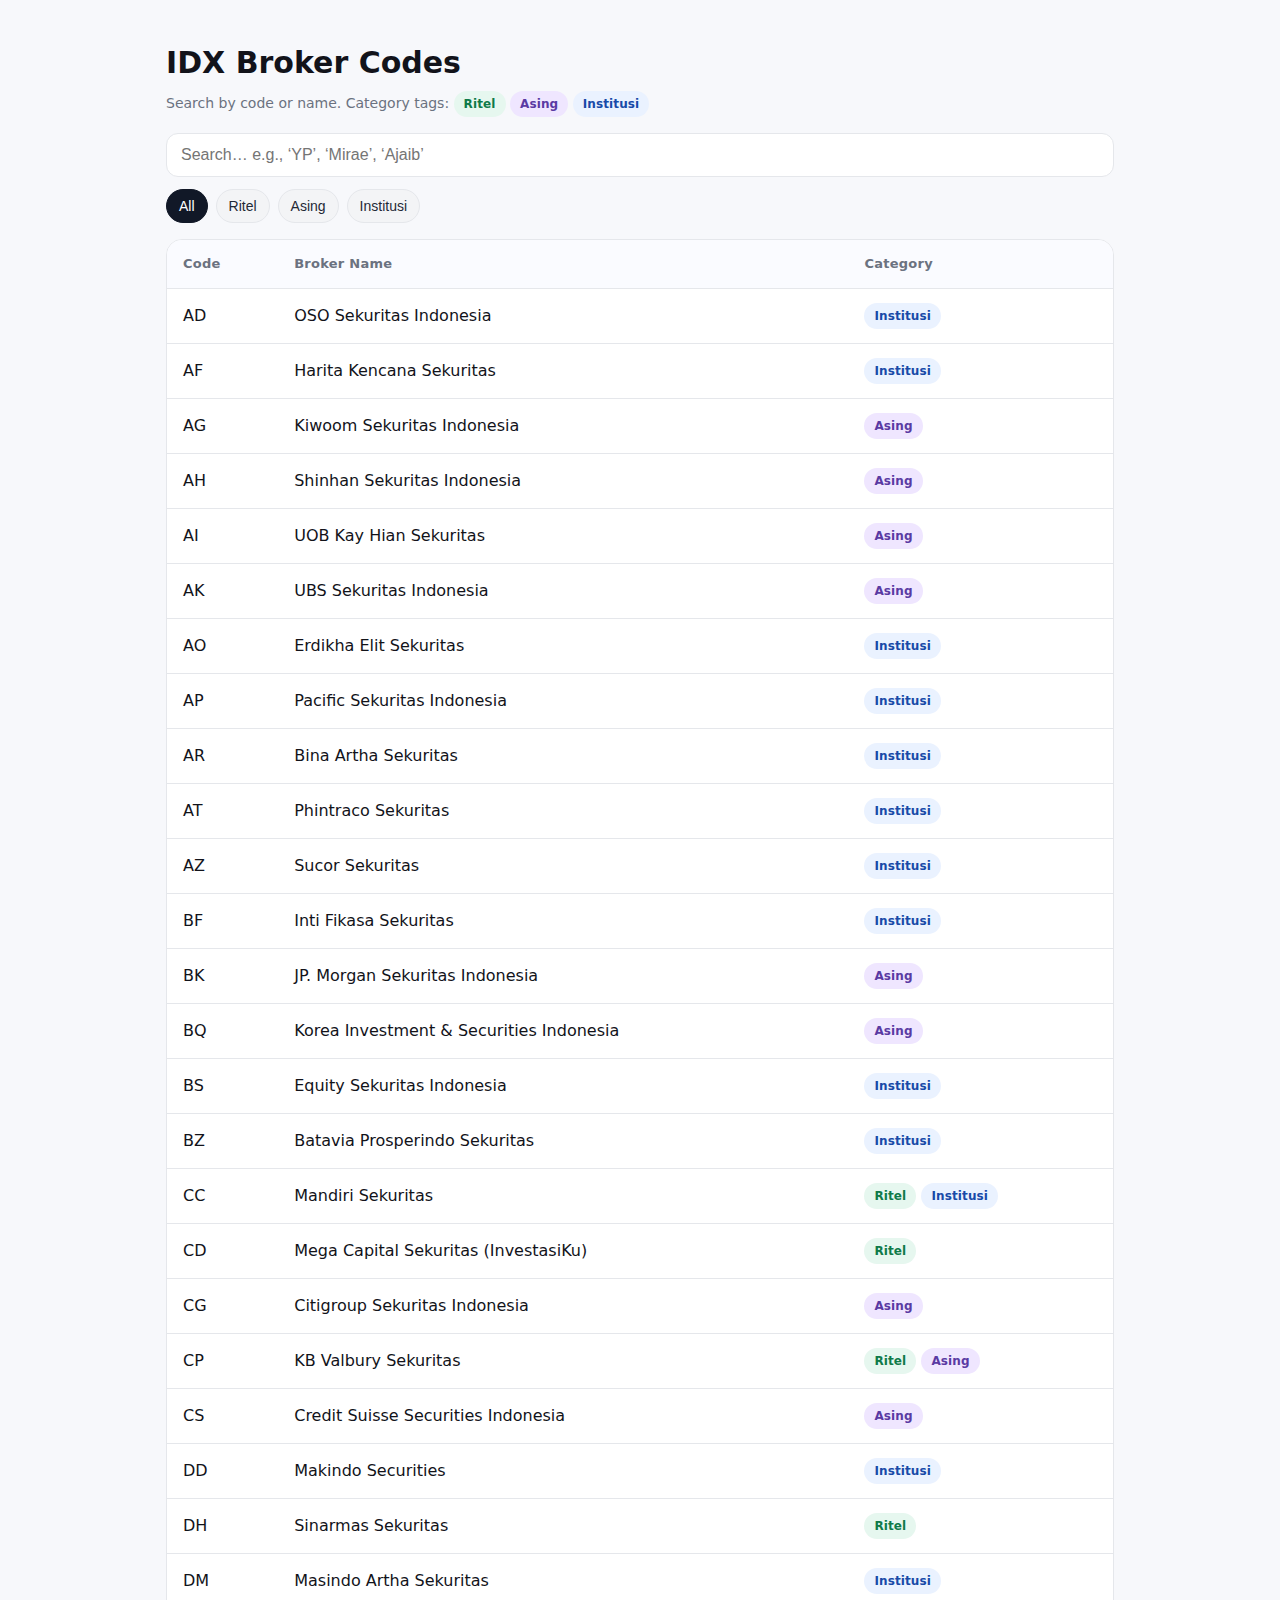
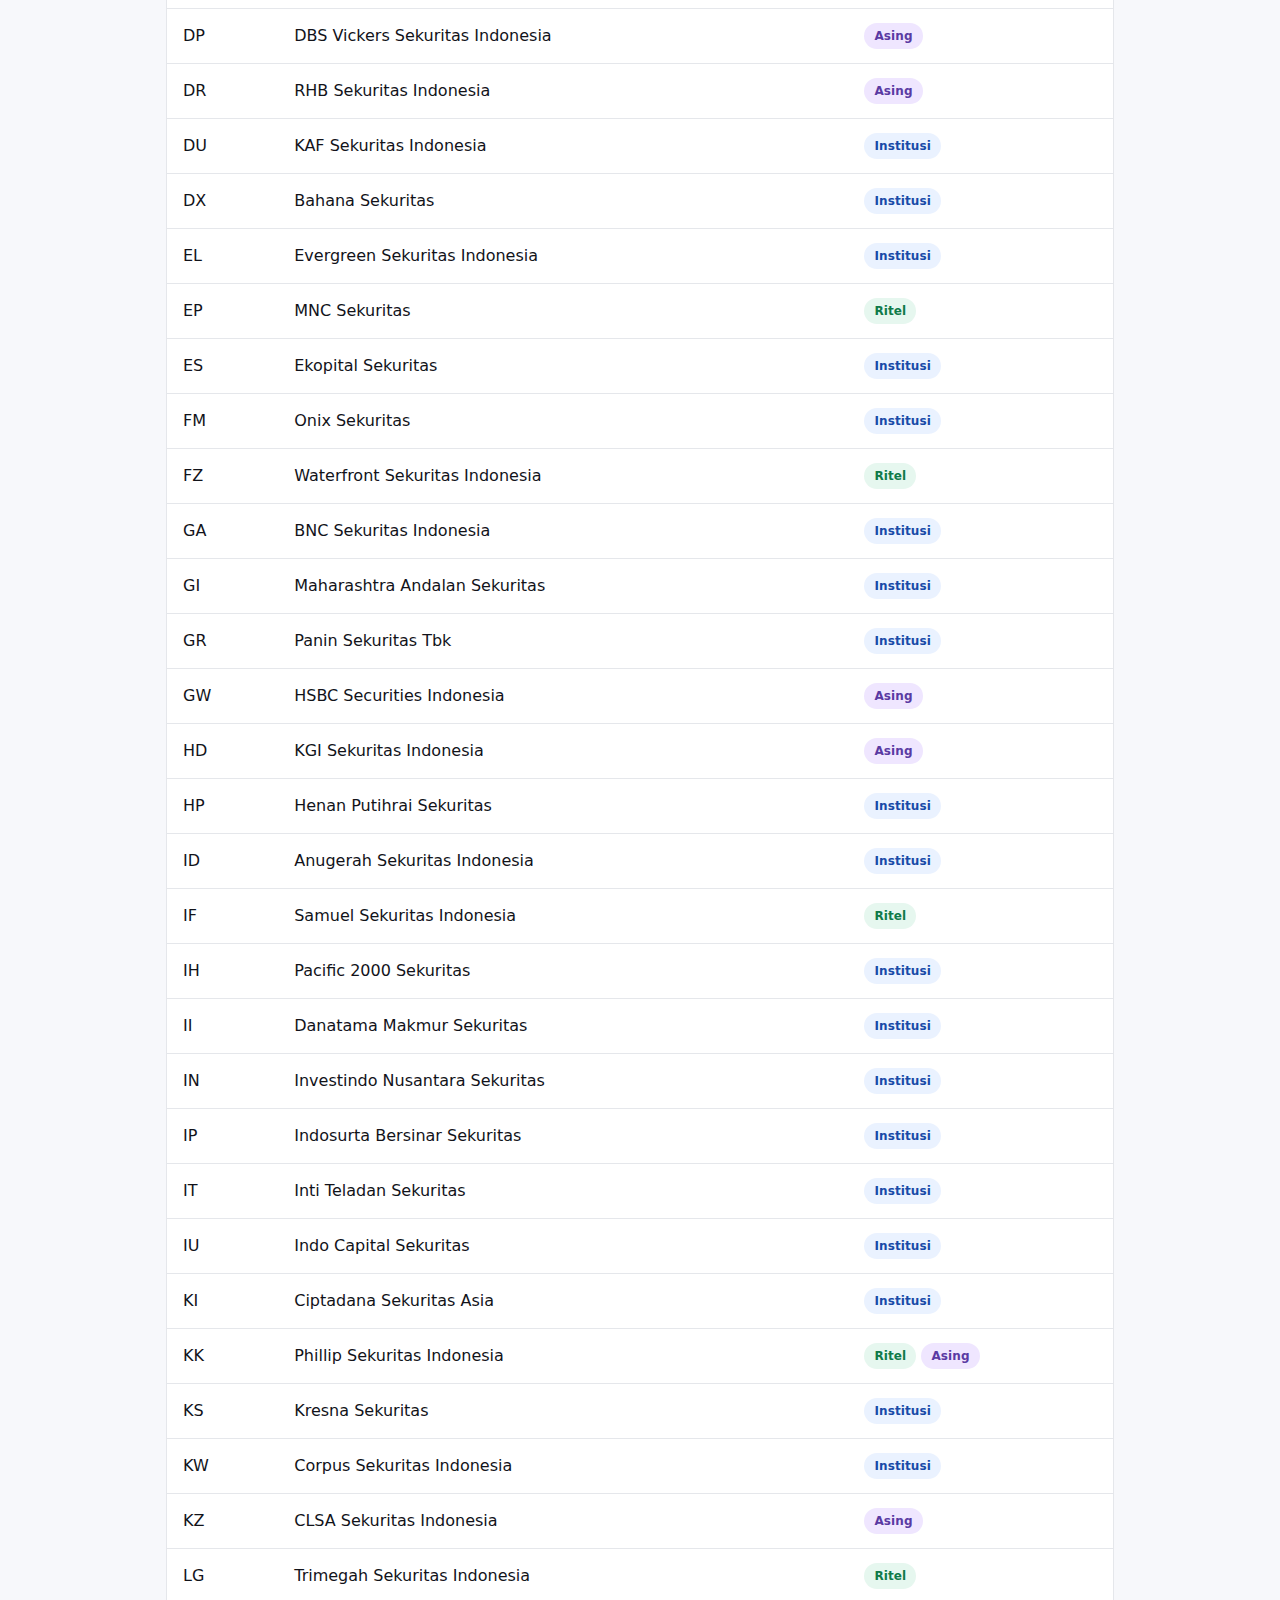
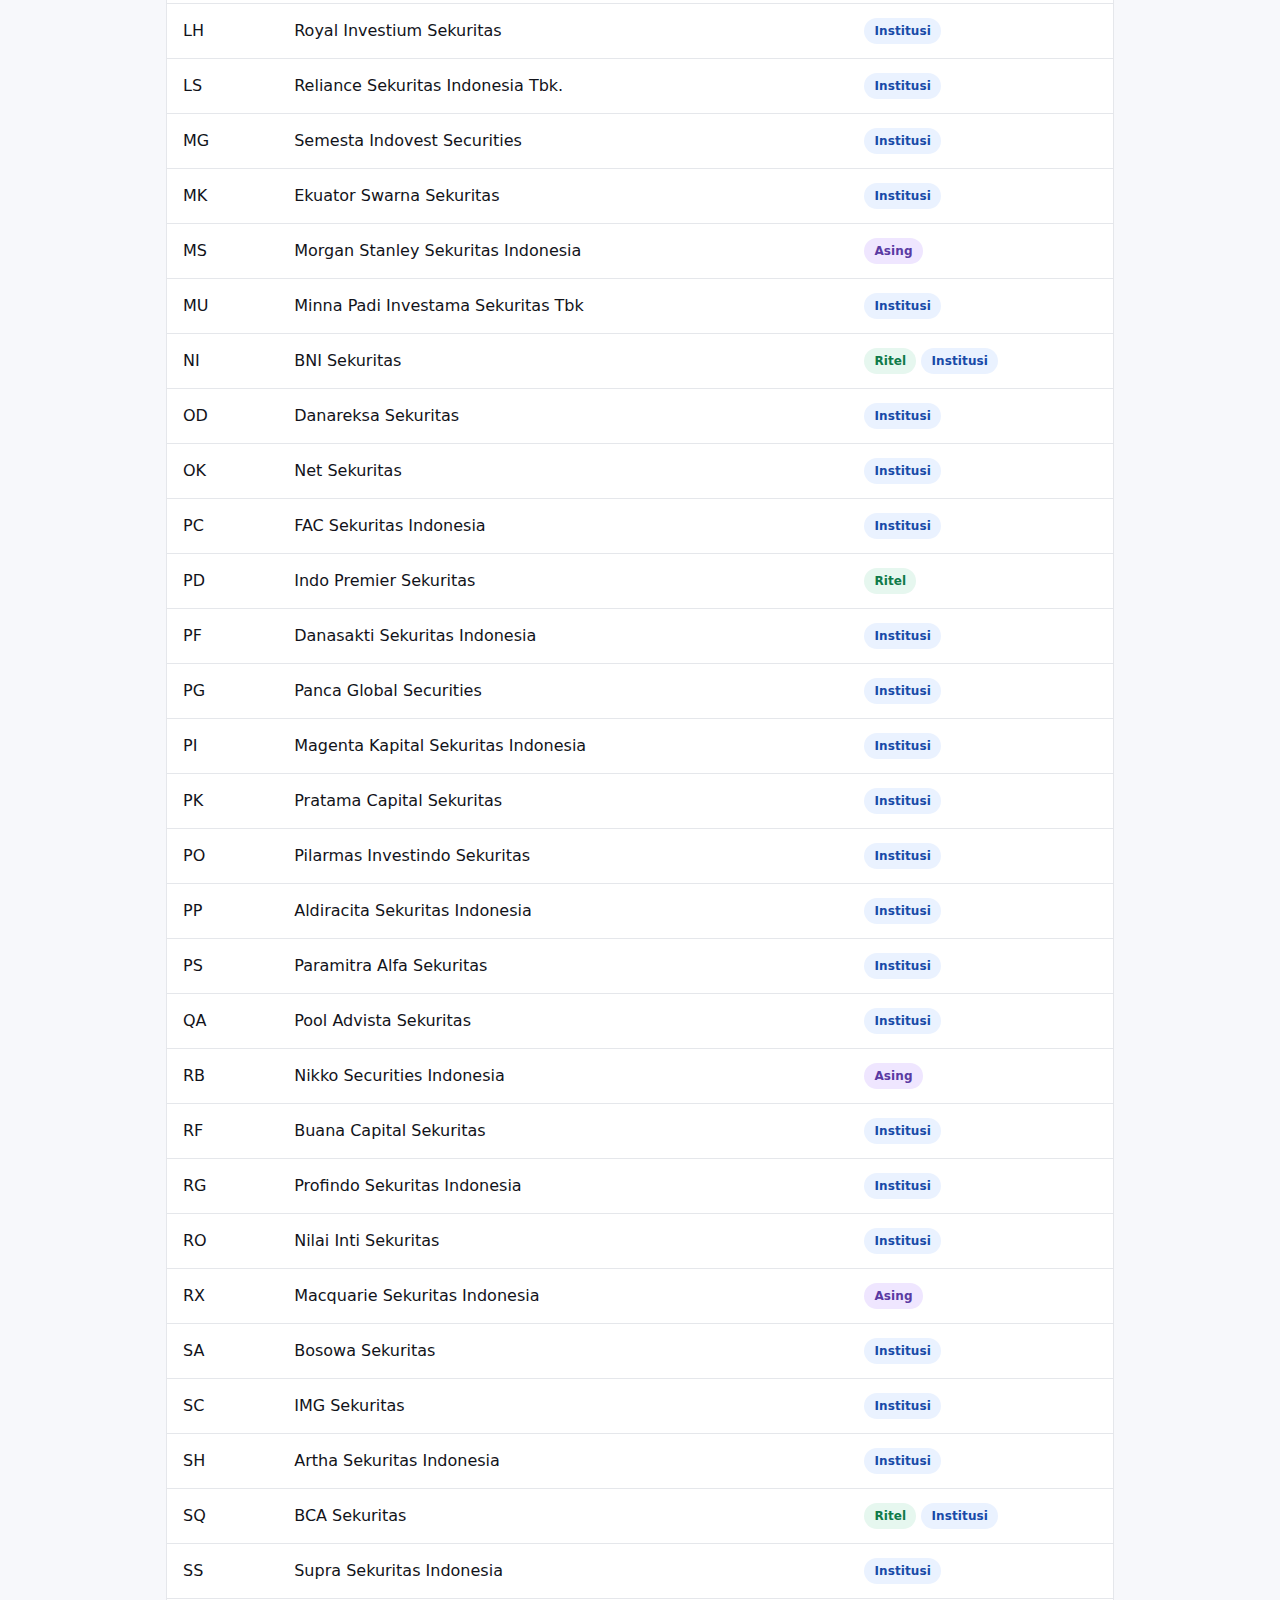
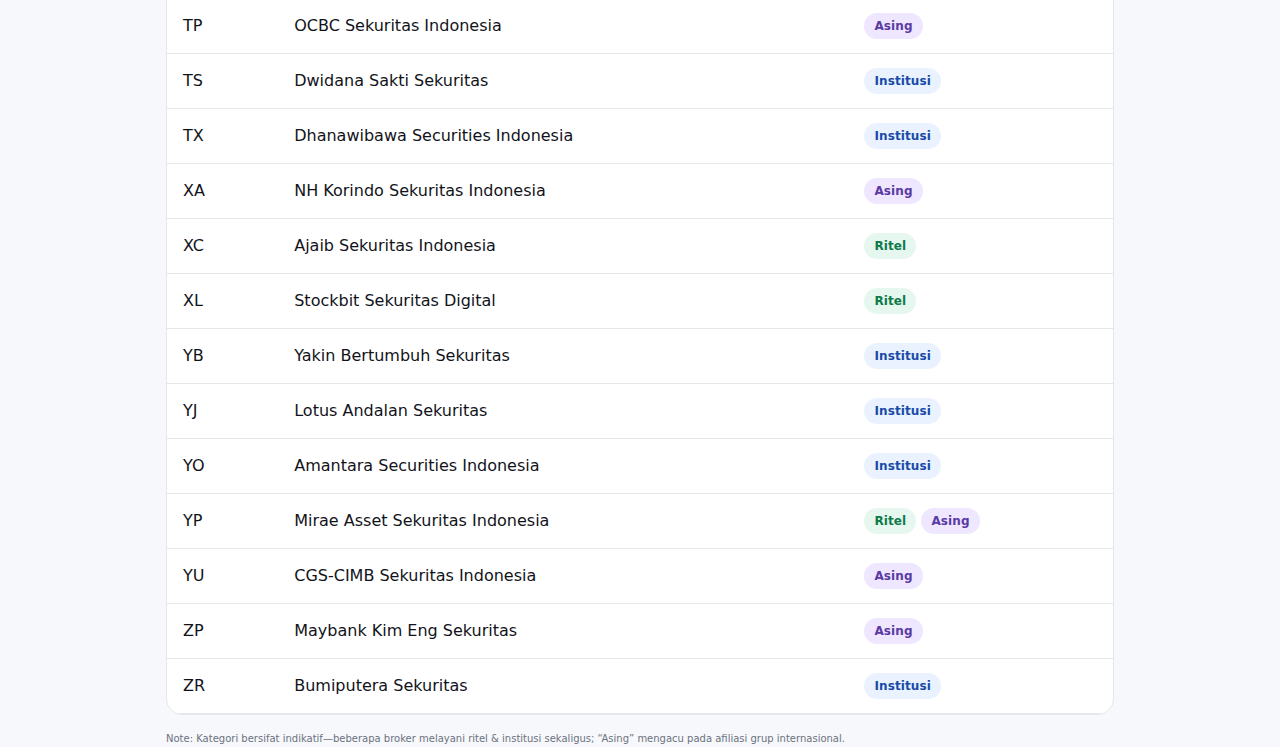
<file: index.html>
<!DOCTYPE html>
<html lang="en">
<head>
  <meta charset="utf-8" />
  <meta name="viewport" content="width=device-width, initial-scale=1" />
  <title>Screener</title>
  <link rel="stylesheet" href="styles.css" />
</head>
<body>
  <main class="wrap">
    <header class="header">
      <h1>IDX Broker Codes</h1>
      <p class="sub">
        Search by code or name. Category tags:
        <span class="tag ritel">Ritel</span>
        <span class="tag asing">Asing</span>
        <span class="tag institusi">Institusi</span>
      </p>

      <!-- Search -->
      <label class="search">
        <input id="q" type="search" placeholder="Search… e.g., ‘YP’, ‘Mirae’, ‘Ajaib’" aria-label="Search brokers" />
      </label>

      <!-- Filters -->
      <div class="filters" role="group" aria-label="Filter by category">
        <button class="btn chip active" data-filter="all" aria-pressed="true">All</button>
        <button class="btn chip" data-filter="ritel" aria-pressed="false">Ritel</button>
        <button class="btn chip" data-filter="asing" aria-pressed="false">Asing</button>
        <button class="btn chip" data-filter="institusi" aria-pressed="false">Institusi</button>
      </div>
    </header>

    <section class="table-wrap" aria-live="polite">
      <table id="brokers">
        <thead>
          <tr>
            <th scope="col">Code</th>
            <th scope="col">Broker Name</th>
            <th scope="col">Category</th>
          </tr>
        </thead>
        <tbody>
          <!-- A -->
          <tr data-category="institusi"><td>AD</td><td>OSO Sekuritas Indonesia</td><td><span class="tag institusi">Institusi</span></td></tr>
          <tr data-category="institusi"><td>AF</td><td>Harita Kencana Sekuritas</td><td><span class="tag institusi">Institusi</span></td></tr>
          <tr data-category="asing"><td>AG</td><td>Kiwoom Sekuritas Indonesia</td><td><span class="tag asing">Asing</span></td></tr>
          <tr data-category="asing"><td>AH</td><td>Shinhan Sekuritas Indonesia</td><td><span class="tag asing">Asing</span></td></tr>
          <tr data-category="asing"><td>AI</td><td>UOB Kay Hian Sekuritas</td><td><span class="tag asing">Asing</span></td></tr>
          <tr data-category="asing"><td>AK</td><td>UBS Sekuritas Indonesia</td><td><span class="tag asing">Asing</span></td></tr>
          <tr data-category="institusi"><td>AO</td><td>Erdikha Elit Sekuritas</td><td><span class="tag institusi">Institusi</span></td></tr>
          <tr data-category="institusi"><td>AP</td><td>Pacific Sekuritas Indonesia</td><td><span class="tag institusi">Institusi</span></td></tr>
          <tr data-category="institusi"><td>AR</td><td>Bina Artha Sekuritas</td><td><span class="tag institusi">Institusi</span></td></tr>
          <tr data-category="institusi"><td>AT</td><td>Phintraco Sekuritas</td><td><span class="tag institusi">Institusi</span></td></tr>
          <tr data-category="institusi"><td>AZ</td><td>Sucor Sekuritas</td><td><span class="tag institusi">Institusi</span></td></tr>

          <!-- B -->
          <tr data-category="institusi"><td>BF</td><td>Inti Fikasa Sekuritas</td><td><span class="tag institusi">Institusi</span></td></tr>
          <tr data-category="asing"><td>BK</td><td>JP. Morgan Sekuritas Indonesia</td><td><span class="tag asing">Asing</span></td></tr>
          <tr data-category="asing"><td>BQ</td><td>Korea Investment &amp; Securities Indonesia</td><td><span class="tag asing">Asing</span></td></tr>
          <tr data-category="institusi"><td>BS</td><td>Equity Sekuritas Indonesia</td><td><span class="tag institusi">Institusi</span></td></tr>
          <tr data-category="institusi"><td>BZ</td><td>Batavia Prosperindo Sekuritas</td><td><span class="tag institusi">Institusi</span></td></tr>

          <!-- C -->
          <tr data-category="ritel institusi"><td>CC</td><td>Mandiri Sekuritas</td><td><span class="tag ritel">Ritel</span> <span class="tag institusi">Institusi</span></td></tr>
          <tr data-category="ritel"><td>CD</td><td>Mega Capital Sekuritas (InvestasiKu)</td><td><span class="tag ritel">Ritel</span></td></tr>
          <tr data-category="asing"><td>CG</td><td>Citigroup Sekuritas Indonesia</td><td><span class="tag asing">Asing</span></td></tr>
          <tr data-category="asing"><td>CP</td><td>KB Valbury Sekuritas</td><td><span class="tag ritel">Ritel</span> <span class="tag asing">Asing</span></td></tr>
          <tr data-category="asing"><td>CS</td><td>Credit Suisse Securities Indonesia</td><td><span class="tag asing">Asing</span></td></tr>

          <!-- D -->
          <tr data-category="institusi"><td>DD</td><td>Makindo Securities</td><td><span class="tag institusi">Institusi</span></td></tr>
          <tr data-category="ritel"><td>DH</td><td>Sinarmas Sekuritas</td><td><span class="tag ritel">Ritel</span></td></tr>
          <tr data-category="institusi"><td>DM</td><td>Masindo Artha Sekuritas</td><td><span class="tag institusi">Institusi</span></td></tr>
          <tr data-category="asing"><td>DP</td><td>DBS Vickers Sekuritas Indonesia</td><td><span class="tag asing">Asing</span></td></tr>
          <tr data-category="asing"><td>DR</td><td>RHB Sekuritas Indonesia</td><td><span class="tag asing">Asing</span></td></tr>
          <tr data-category="institusi"><td>DU</td><td>KAF Sekuritas Indonesia</td><td><span class="tag institusi">Institusi</span></td></tr>
          <tr data-category="institusi"><td>DX</td><td>Bahana Sekuritas</td><td><span class="tag institusi">Institusi</span></td></tr>

          <!-- E -->
          <tr data-category="institusi"><td>EL</td><td>Evergreen Sekuritas Indonesia</td><td><span class="tag institusi">Institusi</span></td></tr>
          <tr data-category="ritel"><td>EP</td><td>MNC Sekuritas</td><td><span class="tag ritel">Ritel</span></td></tr>
          <tr data-category="institusi"><td>ES</td><td>Ekopital Sekuritas</td><td><span class="tag institusi">Institusi</span></td></tr>

          <!-- F -->
          <tr data-category="institusi"><td>FM</td><td>Onix Sekuritas</td><td><span class="tag institusi">Institusi</span></td></tr>
          <tr data-category="ritel"><td>FZ</td><td>Waterfront Sekuritas Indonesia</td><td><span class="tag ritel">Ritel</span></td></tr>

          <!-- G -->
          <tr data-category="institusi"><td>GA</td><td>BNC Sekuritas Indonesia</td><td><span class="tag institusi">Institusi</span></td></tr>
          <tr data-category="institusi"><td>GI</td><td>Maharashtra Andalan Sekuritas</td><td><span class="tag institusi">Institusi</span></td></tr>
          <tr data-category="institusi"><td>GR</td><td>Panin Sekuritas Tbk</td><td><span class="tag institusi">Institusi</span></td></tr>
          <tr data-category="asing"><td>GW</td><td>HSBC Securities Indonesia</td><td><span class="tag asing">Asing</span></td></tr>

          <!-- H -->
          <tr data-category="asing"><td>HD</td><td>KGI Sekuritas Indonesia</td><td><span class="tag asing">Asing</span></td></tr>
          <tr data-category="institusi"><td>HP</td><td>Henan Putihrai Sekuritas</td><td><span class="tag institusi">Institusi</span></td></tr>

          <!-- I -->
          <tr data-category="institusi"><td>ID</td><td>Anugerah Sekuritas Indonesia</td><td><span class="tag institusi">Institusi</span></td></tr>
          <tr data-category="ritel"><td>IF</td><td>Samuel Sekuritas Indonesia</td><td><span class="tag ritel">Ritel</span></td></tr>
          <tr data-category="institusi"><td>IH</td><td>Pacific 2000 Sekuritas</td><td><span class="tag institusi">Institusi</span></td></tr>
          <tr data-category="institusi"><td>II</td><td>Danatama Makmur Sekuritas</td><td><span class="tag institusi">Institusi</span></td></tr>
          <tr data-category="institusi"><td>IN</td><td>Investindo Nusantara Sekuritas</td><td><span class="tag institusi">Institusi</span></td></tr>
          <tr data-category="institusi"><td>IP</td><td>Indosurta Bersinar Sekuritas</td><td><span class="tag institusi">Institusi</span></td></tr>
          <tr data-category="institusi"><td>IT</td><td>Inti Teladan Sekuritas</td><td><span class="tag institusi">Institusi</span></td></tr>
          <tr data-category="institusi"><td>IU</td><td>Indo Capital Sekuritas</td><td><span class="tag institusi">Institusi</span></td></tr>

          <!-- K -->
          <tr data-category="institusi"><td>KI</td><td>Ciptadana Sekuritas Asia</td><td><span class="tag institusi">Institusi</span></td></tr>
          <tr data-category="ritel asing"><td>KK</td><td>Phillip Sekuritas Indonesia</td><td><span class="tag ritel">Ritel</span> <span class="tag asing">Asing</span></td></tr>
          <tr data-category="institusi"><td>KS</td><td>Kresna Sekuritas</td><td><span class="tag institusi">Institusi</span></td></tr>
          <tr data-category="institusi"><td>KW</td><td>Corpus Sekuritas Indonesia</td><td><span class="tag institusi">Institusi</span></td></tr>
          <tr data-category="asing"><td>KZ</td><td>CLSA Sekuritas Indonesia</td><td><span class="tag asing">Asing</span></td></tr>

          <!-- L -->
          <tr data-category="ritel"><td>LG</td><td>Trimegah Sekuritas Indonesia</td><td><span class="tag ritel">Ritel</span></td></tr>
          <tr data-category="institusi"><td>LH</td><td>Royal Investium Sekuritas</td><td><span class="tag institusi">Institusi</span></td></tr>
          <tr data-category="institusi"><td>LS</td><td>Reliance Sekuritas Indonesia Tbk.</td><td><span class="tag institusi">Institusi</span></td></tr>

          <!-- M -->
          <tr data-category="institusi"><td>MG</td><td>Semesta Indovest Securities</td><td><span class="tag institusi">Institusi</span></td></tr>
          <tr data-category="institusi"><td>MK</td><td>Ekuator Swarna Sekuritas</td><td><span class="tag institusi">Institusi</span></td></tr>
          <tr data-category="asing"><td>MS</td><td>Morgan Stanley Sekuritas Indonesia</td><td><span class="tag asing">Asing</span></td></tr>
          <tr data-category="institusi"><td>MU</td><td>Minna Padi Investama Sekuritas Tbk</td><td><span class="tag institusi">Institusi</span></td></tr>

          <!-- N -->
          <tr data-category="ritel institusi"><td>NI</td><td>BNI Sekuritas</td><td><span class="tag ritel">Ritel</span> <span class="tag institusi">Institusi</span></td></tr>

          <!-- O -->
          <tr data-category="institusi"><td>OD</td><td>Danareksa Sekuritas</td><td><span class="tag institusi">Institusi</span></td></tr>
          <tr data-category="institusi"><td>OK</td><td>Net Sekuritas</td><td><span class="tag institusi">Institusi</span></td></tr>

          <!-- P -->
          <tr data-category="institusi"><td>PC</td><td>FAC Sekuritas Indonesia</td><td><span class="tag institusi">Institusi</span></td></tr>
          <tr data-category="ritel"><td>PD</td><td>Indo Premier Sekuritas</td><td><span class="tag ritel">Ritel</span></td></tr>
          <tr data-category="institusi"><td>PF</td><td>Danasakti Sekuritas Indonesia</td><td><span class="tag institusi">Institusi</span></td></tr>
          <tr data-category="institusi"><td>PG</td><td>Panca Global Securities</td><td><span class="tag institusi">Institusi</span></td></tr>
          <tr data-category="institusi"><td>PI</td><td>Magenta Kapital Sekuritas Indonesia</td><td><span class="tag institusi">Institusi</span></td></tr>
          <tr data-category="institusi"><td>PK</td><td>Pratama Capital Sekuritas</td><td><span class="tag institusi">Institusi</span></td></tr>
          <tr data-category="institusi"><td>PO</td><td>Pilarmas Investindo Sekuritas</td><td><span class="tag institusi">Institusi</span></td></tr>
          <tr data-category="institusi"><td>PP</td><td>Aldiracita Sekuritas Indonesia</td><td><span class="tag institusi">Institusi</span></td></tr>
          <tr data-category="institusi"><td>PS</td><td>Paramitra Alfa Sekuritas</td><td><span class="tag institusi">Institusi</span></td></tr>

          <!-- Q -->
          <tr data-category="institusi"><td>QA</td><td>Pool Advista Sekuritas</td><td><span class="tag institusi">Institusi</span></td></tr>

          <!-- R -->
          <tr data-category="asing"><td>RB</td><td>Nikko Securities Indonesia</td><td><span class="tag asing">Asing</span></td></tr>
          <tr data-category="institusi"><td>RF</td><td>Buana Capital Sekuritas</td><td><span class="tag institusi">Institusi</span></td></tr>
          <tr data-category="institusi"><td>RG</td><td>Profindo Sekuritas Indonesia</td><td><span class="tag institusi">Institusi</span></td></tr>
          <tr data-category="institusi"><td>RO</td><td>Nilai Inti Sekuritas</td><td><span class="tag institusi">Institusi</span></td></tr>
          <tr data-category="asing"><td>RX</td><td>Macquarie Sekuritas Indonesia</td><td><span class="tag asing">Asing</span></td></tr>

          <!-- S -->
          <tr data-category="institusi"><td>SA</td><td>Bosowa Sekuritas</td><td><span class="tag institusi">Institusi</span></td></tr>
          <tr data-category="institusi"><td>SC</td><td>IMG Sekuritas</td><td><span class="tag institusi">Institusi</span></td></tr>
          <tr data-category="institusi"><td>SH</td><td>Artha Sekuritas Indonesia</td><td><span class="tag institusi">Institusi</span></td></tr>
          <tr data-category="ritel institusi"><td>SQ</td><td>BCA Sekuritas</td><td><span class="tag ritel">Ritel</span> <span class="tag institusi">Institusi</span></td></tr>
          <tr data-category="institusi"><td>SS</td><td>Supra Sekuritas Indonesia</td><td><span class="tag institusi">Institusi</span></td></tr>

          <!-- T -->
          <tr data-category="asing"><td>TP</td><td>OCBC Sekuritas Indonesia</td><td><span class="tag asing">Asing</span></td></tr>
          <tr data-category="institusi"><td>TS</td><td>Dwidana Sakti Sekuritas</td><td><span class="tag institusi">Institusi</span></td></tr>
          <tr data-category="institusi"><td>TX</td><td>Dhanawibawa Securities Indonesia</td><td><span class="tag institusi">Institusi</span></td></tr>

          <!-- X -->
          <tr data-category="asing"><td>XA</td><td>NH Korindo Sekuritas Indonesia</td><td><span class="tag asing">Asing</span></td></tr>
          <tr data-category="ritel"><td>XC</td><td>Ajaib Sekuritas Indonesia</td><td><span class="tag ritel">Ritel</span></td></tr>
          <tr data-category="ritel"><td>XL</td><td>Stockbit Sekuritas Digital</td><td><span class="tag ritel">Ritel</span></td></tr>

          <!-- Y -->
          <tr data-category="institusi"><td>YB</td><td>Yakin Bertumbuh Sekuritas</td><td><span class="tag institusi">Institusi</span></td></tr>
          <tr data-category="institusi"><td>YJ</td><td>Lotus Andalan Sekuritas</td><td><span class="tag institusi">Institusi</span></td></tr>
          <tr data-category="institusi"><td>YO</td><td>Amantara Securities Indonesia</td><td><span class="tag institusi">Institusi</span></td></tr>
          <tr data-category="ritel asing"><td>YP</td><td>Mirae Asset Sekuritas Indonesia</td><td><span class="tag ritel">Ritel</span> <span class="tag asing">Asing</span></td></tr>
          <tr data-category="asing"><td>YU</td><td>CGS-CIMB Sekuritas Indonesia</td><td><span class="tag asing">Asing</span></td></tr>

          <!-- Z -->
          <tr data-category="asing"><td>ZP</td><td>Maybank Kim Eng Sekuritas</td><td><span class="tag asing">Asing</span></td></tr>
          <tr data-category="institusi"><td>ZR</td><td>Bumiputera Sekuritas</td><td><span class="tag institusi">Institusi</span></td></tr>
        </tbody>
      </table>
    </section>

    <footer class="foot">
      <small>Note: Kategori bersifat indikatif—beberapa broker melayani ritel & institusi sekaligus; “Asing” mengacu pada afiliasi grup internasional.</small>
    </footer>
  </main>

  <script>
    // Elements
    const input = document.getElementById('q');
    const rows = [...document.querySelectorAll('#brokers tbody tr')];
    const filterBtns = [...document.querySelectorAll('.filters .btn')];

    // State
    const activeFilters = new Set(); // ritel / asing / institusi

    // Search handler
    function applyFilters() {
      const q = input.value.trim().toLowerCase();
      const hasCategoryFilter = activeFilters.size > 0;

      rows.forEach(tr => {
        const textMatch = tr.innerText.toLowerCase().includes(q);
        const categories = (tr.dataset.category || '').split(/\s+/).filter(Boolean);
        const catMatch = !hasCategoryFilter || categories.some(c => activeFilters.has(c));

        tr.style.display = (textMatch && catMatch) ? '' : 'none';
      });
    }

    input.addEventListener('input', applyFilters);

    // Filter buttons
    filterBtns.forEach(btn => {
      btn.addEventListener('click', () => {
        const t = btn.dataset.filter;

        if (t === 'all') {
          // Reset all
          activeFilters.clear();
          filterBtns.forEach(b => {
            b.classList.toggle('active', b.dataset.filter === 'all');
            b.setAttribute('aria-pressed', b.dataset.filter === 'all' ? 'true' : 'false');
          });
          applyFilters();
          return;
        }

        // Toggle this filter
        if (activeFilters.has(t)) {
          activeFilters.delete(t);
          btn.classList.remove('active');
          btn.setAttribute('aria-pressed', 'false');
        } else {
          activeFilters.add(t);
          btn.classList.add('active');
          btn.setAttribute('aria-pressed', 'true');
        }

        // If any category is active, deactivate "All"
        const allBtn = document.querySelector('.filters .btn[data-filter="all"]');
        const anyActive = activeFilters.size > 0;
        allBtn.classList.toggle('active', !anyActive);
        allBtn.setAttribute('aria-pressed', !anyActive ? 'true' : 'false');

        applyFilters();
      });
    });

    // Initial render
    applyFilters();
  </script>
</body>
</html>
</file>
<file: styles.css>
:root{
    --bg:#f7f8fb;
    --panel:#ffffff;
    --text:#12131a;
    --muted:#6b7280;
    --line:#e5e7eb;
    --pill-ritel:#e6f7ef;
    --pill-ritel-text:#0f7a49;
    --pill-asing:#efe6ff;
    --pill-asing-text:#5a3aa3;
    --pill-institusi:#eaf2ff;
    --pill-institusi-text:#184aa8;
    --btn:#f3f4f6;
    --btn-text:#1f2937;
    --btn-active:#111827;
    --btn-active-text:#ffffff;
    --btn-ring:rgba(99,102,241,0.12);
  }
  
  *{box-sizing:border-box}
  html,body{height:100%}
  
  body{
    margin:0;
    font-family: ui-sans-serif, system-ui, -apple-system, "Segoe UI", Roboto, "Helvetica Neue", Arial, "Noto Sans", "Apple Color Emoji", "Segoe UI Emoji";
    background:var(--bg);
    color:var(--text);
    line-height:1.5;
  }
  
  .wrap{max-width:980px;margin:40px auto 80px;padding:0 16px}
  .header{margin-bottom:16px}
  
  h1{margin:0 0 6px;font-size:clamp(22px,3vw,30px)}
  .sub{margin:0;color:var(--muted);font-size:14px}
  
  .search{display:block;margin-top:16px}
  .search input{
    width:100%;
    padding:12px 14px;
    font-size:16px;
    border:1px solid var(--line);
    border-radius:12px;
    background:#fff;
    outline:none;
  }
  .search input:focus{
    border-color:#c7d2fe;
    box-shadow:0 0 0 4px var(--btn-ring);
  }
  
  /* Filters */
  .filters{
    display:flex;
    flex-wrap:wrap;
    gap:8px;
    margin-top:12px;
  }
  .btn.chip{
    border:1px solid var(--line);
    background:var(--btn);
    color:var(--btn-text);
    padding:8px 12px;
    border-radius:999px;
    font-size:14px;
    cursor:pointer;
    transition:transform .05s ease-in-out, background .2s, color .2s, border-color .2s;
  }
  .btn.chip:hover{transform:translateY(-1px)}
  .btn.chip:focus{outline:none; box-shadow:0 0 0 4px var(--btn-ring)}
  .btn.chip.active{
    background:var(--btn-active);
    color:var(--btn-active-text);
    border-color:var(--btn-active);
  }
  
  .table-wrap{
    margin-top:16px;
    background:var(--panel);
    border:1px solid var(--line);
    border-radius:16px;
    overflow:auto;
  }
  
  table{width:100%;border-collapse:collapse;min-width:680px}
  thead th{
    text-align:left;font-weight:600;color:var(--muted);font-size:13px;letter-spacing:.02em;
    padding:14px 16px;border-bottom:1px solid var(--line);background:#fafbff;position:sticky;top:0;z-index:1
  }
  tbody td{padding:14px 16px;border-bottom:1px solid var(--line);vertical-align:middle}
  tbody tr:hover{background:#fafafa}
  
  .tag{
    display:inline-block;padding:4px 10px;border-radius:999px;font-size:12px;font-weight:600;letter-spacing:.01em
  }
  .tag.ritel{background:var(--pill-ritel);color:var(--pill-ritel-text)}
  .tag.asing{background:var(--pill-asing);color:var(--pill-asing-text)}
  .tag.institusi{background:var(--pill-institusi);color:var(--pill-institusi-text)}
  
  .foot{margin-top:14px;color:var(--muted);font-size:12px}
</file>
